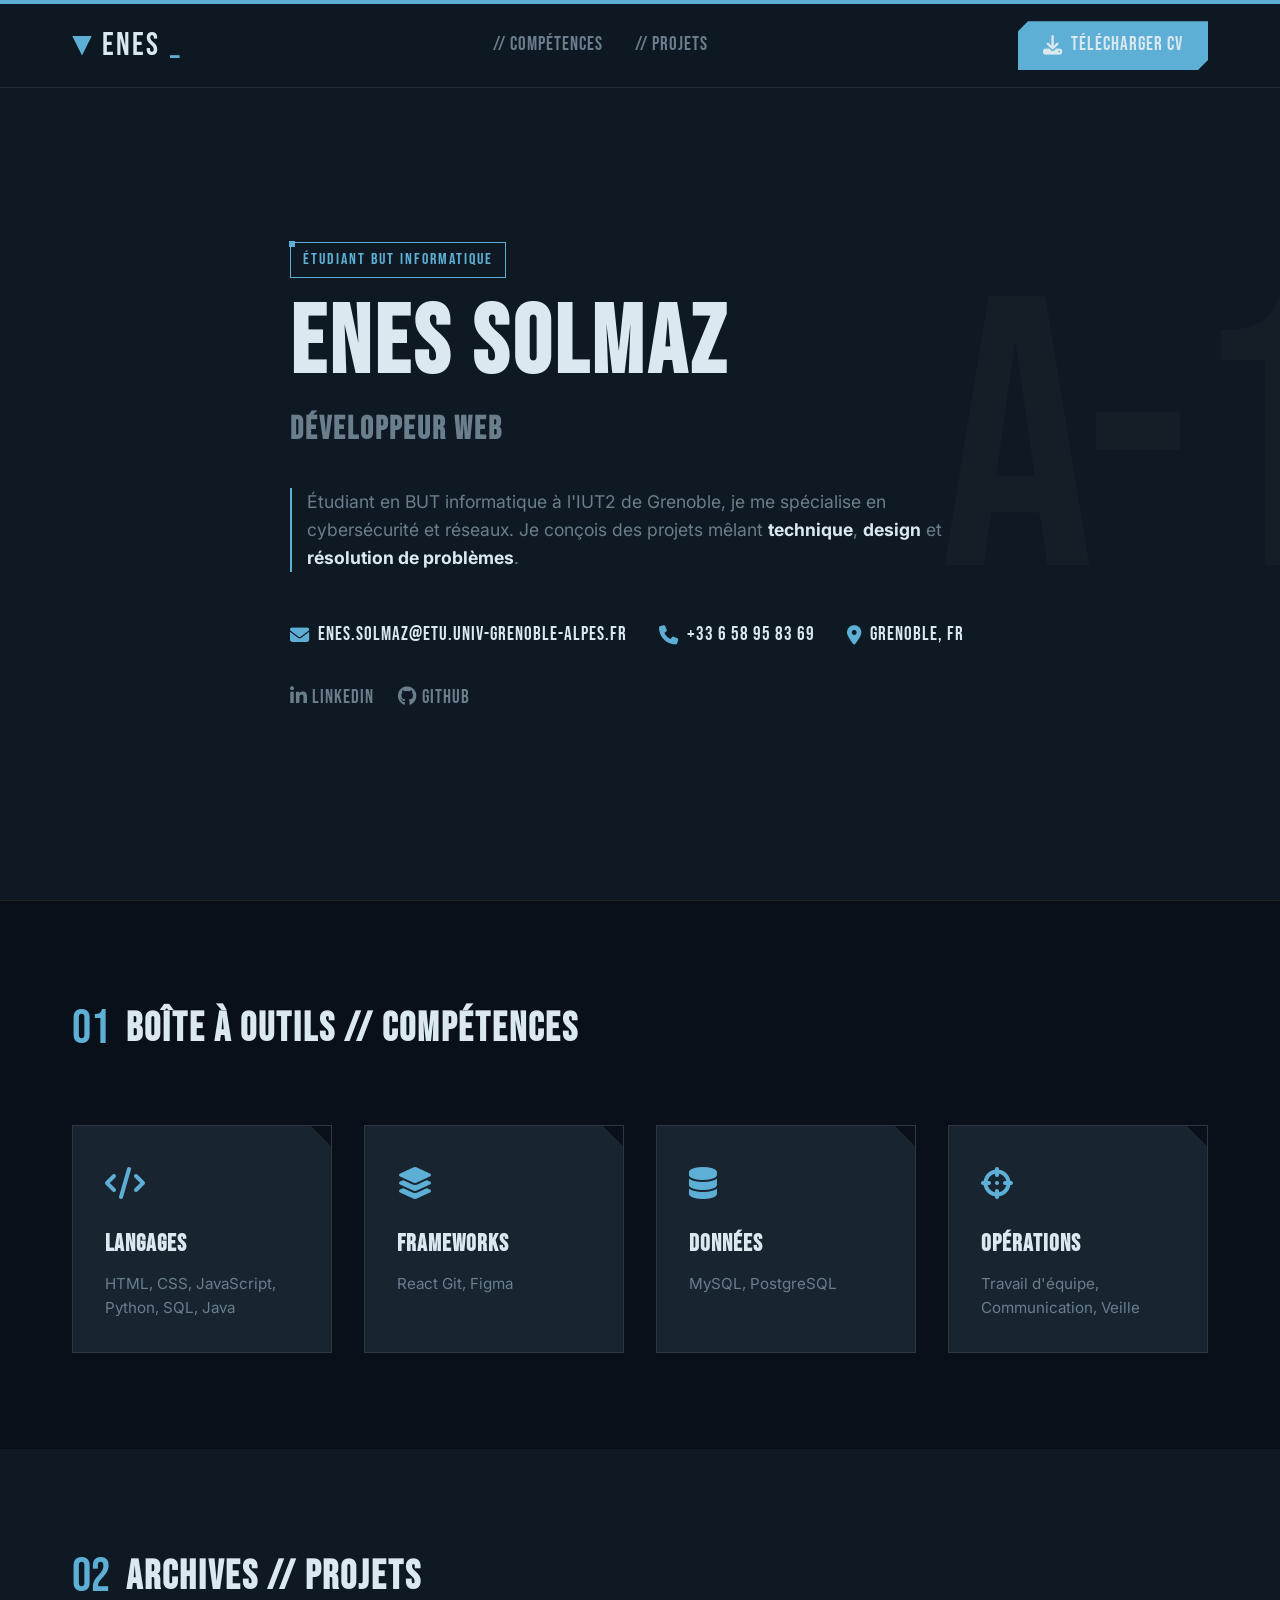
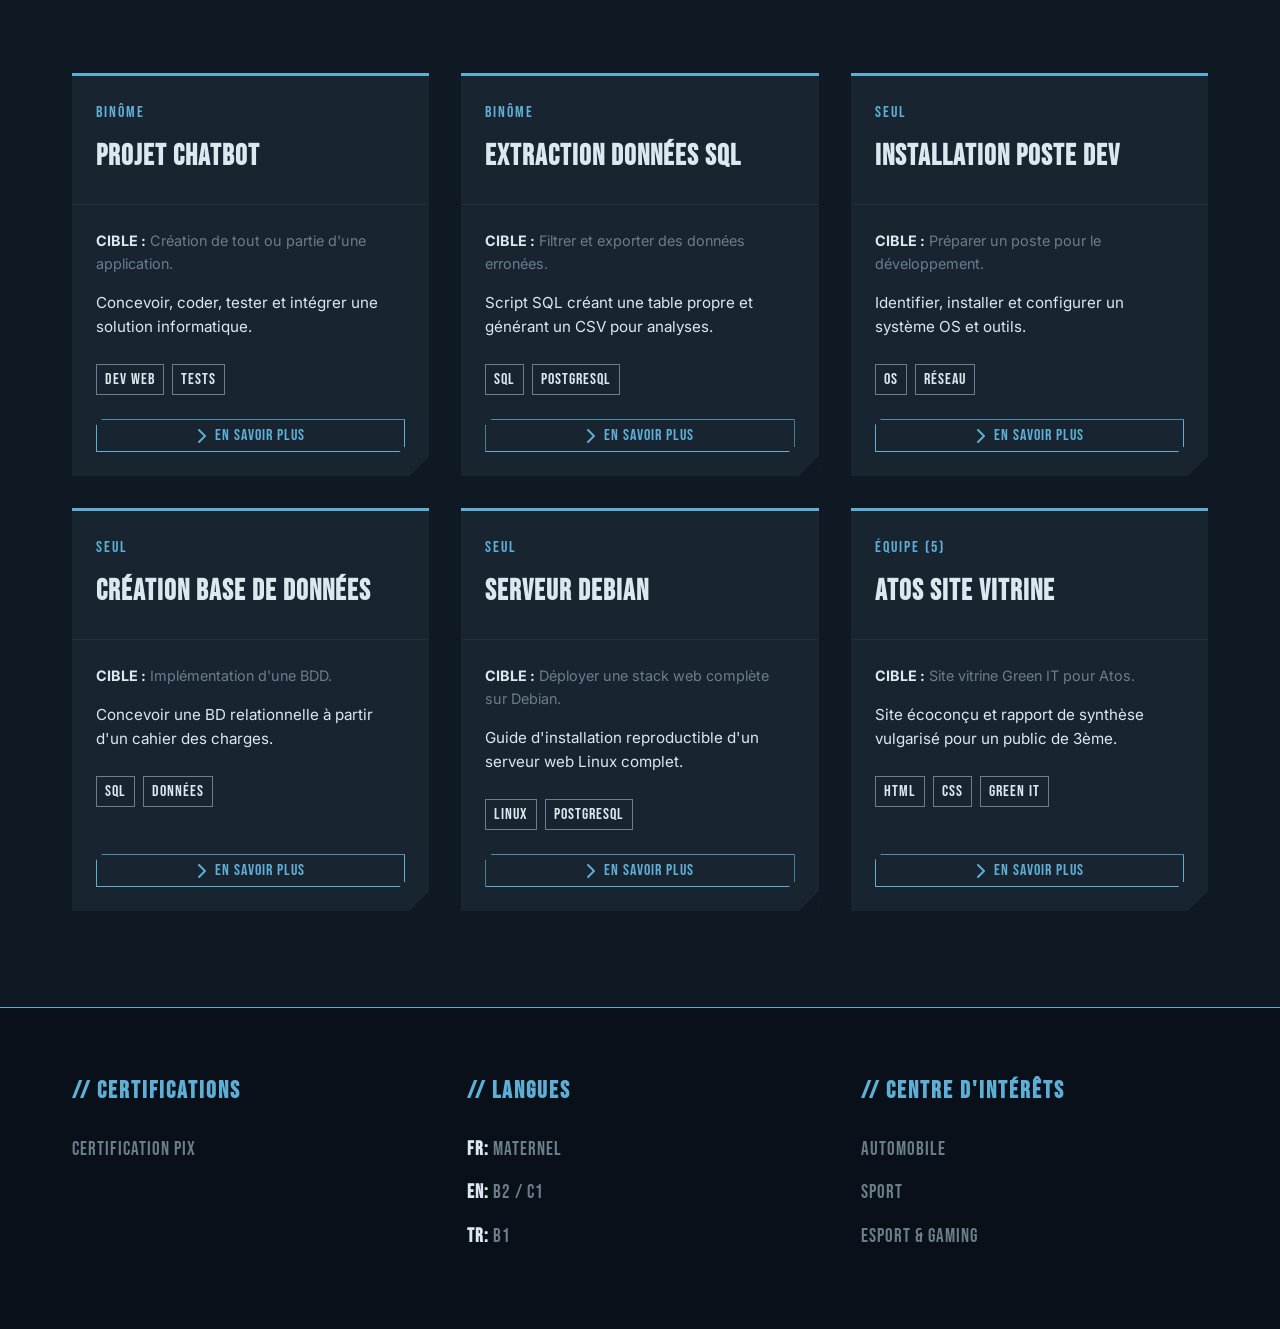
<file: index.html>
<!DOCTYPE html>
<html lang="fr">
<head>
    <meta charset="UTF-8">
    <meta name="viewport" content="width=device-width, initial-scale=1.0">
    <title>Enes Solmaz | Portfolio</title>
    <link rel="stylesheet" href="StyleV2.css">
    <link href="https://fonts.googleapis.com/css2?family=Bebas+Neue&family=Inter:wght@400;500;600&display=swap" rel="stylesheet">
    <link rel="stylesheet" href="https://cdnjs.cloudflare.com/ajax/libs/font-awesome/6.4.0/css/all.min.css">
</head>
<body>

    <!-- DECORATIVE UI ELEMENTS (Style Valorant) -->
    <div class="ui-line-top"></div>
    <div class="ui-line-left"></div>

    <!-- NAVIGATION -->
    <nav class="navbar">
        <div class="nav-container">
            <div class="logo">
                <span class="logo-icon"></span> ENES<span class="text-red">_</span>
            </div>
            <ul class="nav-links">
                <li><a href="#competences">// Compétences</a></li>
                <li><a href="#projets">// Projets</a></li>
            </ul>
            <a href="CV_Enes_Solmaz.pdf" download="CV_Enes_Solmaz.pdf" class="btn-val"><i class="fas fa-download"></i> TÉLÉCHARGER CV</a>
        </div>
    </nav>

    <!-- SECTION HÉRO -->
    <header class="hero" id="accueil">
        <div class="watermark">A-1</div>
        <div class="hero-container">
            <div class="hero-content">
                <div class="badge-val">ÉTUDIANT BUT INFORMATIQUE</div>
                <h1>ENES SOLMAZ</h1>
                <h2 class="roles">DÉVELOPPEUR WEB </h2>
                
                <p class="intro">
                    Étudiant en BUT informatique à l'IUT2 de Grenoble, je me spécialise en cybersécurité et réseaux. 
                    Je conçois des projets mêlant <strong>technique</strong>, <strong>design</strong> et <strong>résolution de problèmes</strong>.
                </p>

                <!-- Contacts -->
                <div class="contact-bar">
                    <a href="mailto:enes.solmaz@etu.univ-grenoble-alpes.fr" class="contact-item">
                        <i class="fas fa-envelope"></i> enes.solmaz@etu.univ-grenoble-alpes.fr
                    </a>
                    <span class="contact-item"><i class="fas fa-phone"></i> +33 6 58 95 83 69</span>
                    <span class="contact-item"><i class="fas fa-map-marker-alt"></i> GRENOBLE, FR</span>
                </div>

                <!-- Réseaux -->
                <div class="social-bar">
                    <a href="https://www.linkedin.com/in/enes-solmaz-956333414/" target="_blank" rel="noopener" class="social-btn"><i class="fab fa-linkedin-in"></i> LINKEDIN</a>
                    <a href="https://github.com/NSaze" target="_blank" rel="noopener" class="social-btn"><i class="fab fa-github"></i> GITHUB</a>
                </div>
            </div>
        </div>
    </header>

    <!-- SECTION COMPÉTENCES -->
    <section id="competences" class="section-dark">
        <div class="container">
            <div class="section-header">
                <span class="section-num">01</span>
                <h3 class="section-title">BOÎTE À OUTILS // COMPÉTENCES</h3>
            </div>
            
            <div class="skills-grid">
                <div class="skill-card">
                    <div class="corner-cut"></div>
                    <div class="icon-box"><i class="fas fa-code"></i></div>
                    <h4>LANGAGES</h4>
                    <p>HTML, CSS, JavaScript, Python, SQL, Java</p>
                </div>
                
                <div class="skill-card">
                    <div class="corner-cut"></div>
                    <div class="icon-box"><i class="fas fa-layer-group"></i></div>
                    <h4>FRAMEWORKS</h4>
                    <p>React Git, Figma</p>
                </div>
                
                <div class="skill-card">
                    <div class="corner-cut"></div>
                    <div class="icon-box"><i class="fas fa-database"></i></div>
                    <h4>DONNÉES</h4>
                    <p>MySQL, PostgreSQL</p>
                </div>
                
                <div class="skill-card">
                    <div class="corner-cut"></div>
                    <div class="icon-box"><i class="fas fa-crosshairs"></i></div>
                    <h4>OPÉRATIONS</h4>
                    <p>Travail d'équipe, Communication, Veille</p>
                </div>
            </div>
        </div>
    </section>

    <!-- SECTION PROJETS (SAÉ) -->
    <section id="projets" class="section-val">
        <div class="container">
            <div class="section-header">
                <span class="section-num">02</span>
                <h3 class="section-title">ARCHIVES // PROJETS
                
                </h3>
            </div>
            
            <div class="projects-grid">
                <!-- SAÉ 1.01 et SAé 1.02-->
                <article class="project-card" onclick="openModal('chatbot')">
                    <div class="project-header">
                        <span class="project-type">BINÔME</span>
                        <h4>PROJET CHATBOT</h4>
                    </div>
                    <div class="project-body">
                        <p class="context"><strong>CIBLE :</strong> Création de tout ou partie d'une application.</p>
                        <p class="desc">Concevoir, coder, tester et intégrer une solution informatique.</p>
                        <div class="tech-tags">
                            <span>DEV WEB</span><span>TESTS</span>
                        </div>
                    </div>
                    <div class="project-footer">
                        <button class="btn-more" onclick="openModal('chatbot'); event.stopPropagation()">
                            <i class="fas fa-chevron-right"></i> EN SAVOIR PLUS
                        </button>
                    </div>
                </article>

                <article class="project-card" onclick="openModal('sql')">
                    <div class="project-header">
                        <span class="project-type">BINÔME</span>
                        <h4>EXTRACTION DONNÉES SQL</h4>
                    </div>
                    <div class="project-body">
                        <p class="context"><strong>CIBLE :</strong> Filtrer et exporter des données erronées.</p>
                        <p class="desc">Script SQL créant une table propre et générant un CSV pour analyses.</p>
                        <div class="tech-tags">
                            <span>SQL</span><span>POSTGRESQL</span>
                        </div>
                    </div>
                    <div class="project-footer">
                        <button class="btn-more" onclick="openModal('sql'); event.stopPropagation()">
                            <i class="fas fa-chevron-right"></i> EN SAVOIR PLUS
                        </button>
                    </div>
                </article>

                <!-- SAÉ 1.03 -->
                <article class="project-card" onclick="openModal('poste')">
                    <div class="project-header">
                        <span class="project-type">SEUL</span>
                        <h4>INSTALLATION POSTE DEV</h4>
                    </div>
                    <div class="project-body">
                        <p class="context"><strong>CIBLE :</strong> Préparer un poste pour le développement.</p>
                        <p class="desc">Identifier, installer et configurer un système OS et outils.</p>
                        <div class="tech-tags">
                            <span>OS</span><span>RÉSEAU</span>
                        </div>
                    </div>
                    <div class="project-footer">
                        <button class="btn-more" onclick="openModal('poste'); event.stopPropagation()">
                            <i class="fas fa-chevron-right"></i> EN SAVOIR PLUS
                        </button>
                    </div>
                </article>

                <!-- SAÉ 1.04 -->
                <article class="project-card" onclick="openModal('bdd')">
                    <div class="project-header">
                        <span class="project-type">SEUL</span>
                        <h4>CRÉATION BASE DE DONNÉES</h4>
                    </div>
                    <div class="project-body">
                        <p class="context"><strong>CIBLE :</strong> Implémentation d'une BDD.</p>
                        <p class="desc">Concevoir une BD relationnelle à partir d'un cahier des charges.</p>
                        <div class="tech-tags">
                            <span>SQL</span><span>DONNÉES</span>
                        </div>
                    </div>
                    <div class="project-footer">
                        <button class="btn-more" onclick="openModal('bdd'); event.stopPropagation()">
                            <i class="fas fa-chevron-right"></i> EN SAVOIR PLUS
                        </button>
                    </div>
                </article>

                <article class="project-card" onclick="openModal('debian')">
                    <div class="project-header">
                        <span class="project-type">SEUL</span>
                        <h4>SERVEUR DEBIAN</h4>
                    </div>
                    <div class="project-body">
                        <p class="context"><strong>CIBLE :</strong> Déployer une stack web complète sur Debian.</p>
                        <p class="desc">Guide d'installation reproductible d'un serveur web Linux complet.</p>
                        <div class="tech-tags">
                            <span>LINUX</span><span>POSTGRESQL</span>
                        </div>
                    </div>
                    <div class="project-footer">
                        <button class="btn-more" onclick="openModal('debian'); event.stopPropagation()">
                            <i class="fas fa-chevron-right"></i> EN SAVOIR PLUS
                        </button>
                    </div>
                </article>

                <!-- ATOS -->
                <article class="project-card" onclick="openModal('atos')">
                    <div class="project-header">
                        <span class="project-type">ÉQUIPE (5)</span>
                        <h4>ATOS SITE VITRINE</h4>
                    </div>
                    <div class="project-body">
                        <p class="context"><strong>CIBLE :</strong> Site vitrine Green IT pour Atos.</p>
                        <p class="desc">Site écoconçu et rapport de synthèse vulgarisé pour un public de 3ème.</p>
                        <div class="tech-tags">
                            <span>HTML</span><span>CSS</span><span>GREEN IT</span>
                        </div>
                    </div>
                    <div class="project-footer">
                        <button class="btn-more" onclick="openModal('atos'); event.stopPropagation()">
                            <i class="fas fa-chevron-right"></i> EN SAVOIR PLUS
                        </button>
                    </div>
                </article>
            </div>
        </div>
    </section>

    <!-- ========== MODALES PROJETS ========== -->

    <!-- Overlay -->
    <div class="modal-overlay" id="modalOverlay" onclick="closeModal()"></div>

    <!-- MODALE : CHATBOT -->
    <div class="modal" id="modal-chatbot">
        <div class="modal-inner">
            <button class="modal-close" onclick="closeModal()"><i class="fas fa-times"></i></button>
            <div class="modal-top">
                <span class="modal-type">BINÔME &nbsp;·&nbsp; SAÉ 1.01 / 1.02</span>
                <h2 class="modal-title">PROJET CHATBOT</h2>
                <div class="modal-tags">
                    <span>DEV WEB</span><span>TESTS</span><span>JAVASCRIPT</span>
                </div>
            </div>

            <!-- 🖼️ ZONE IMAGE — Remplacez le src ci-dessous par votre capture d'écran -->
            <div class="modal-image-wrapper">
                <img src="exemple_utilisation.png" alt="Aperçu du projet Chatbot" class="modal-img" />
                <!-- Supprimez la balise <img> si vous n'avez pas encore d'image -->
            </div>

            <div class="modal-content">
                <div class="modal-section">
                    <h5>// CONTEXTE</h5>
                    <p>Création de tout ou partie d'une application informatique en binôme. L'objectif était de concevoir un chatbot fonctionnel répondant à un cahier des charges précis.</p>
                </div>
                <div class="modal-section">
                    <h5>// CE QUE J'AI FAIT</h5>
                    <p>Conception, codage, tests et intégration d'une solution informatique. Mise en place d'une interface conversationnelle, gestion des entrées utilisateur et réponses automatisées.</p>
                </div>
                <div class="modal-section">
                    <h5>// COMPÉTENCES DÉVELOPPÉES</h5>
                    <ul class="modal-list">
                        <li>Réaliser un développement d'application</li>
                        <li>Optimiser des applications informatiques</li>
                        <li>Collaborer au sein d'une équipe informatique</li>
                    </ul>
                </div>
            </div>
        </div>
    </div>

    <!-- MODALE : EXTRACTION SQL -->
    <div class="modal" id="modal-sql">
        <div class="modal-inner">
            <button class="modal-close" onclick="closeModal()"><i class="fas fa-times"></i></button>
            <div class="modal-top">
                <span class="modal-type">BINÔME &nbsp;·&nbsp; 3 JOURS</span>
                <h2 class="modal-title">EXTRACTION DONNÉES SQL</h2>
                <div class="modal-tags">
                    <span>LINUX</span><span>APACHE</span><span>PHP</span><span>POSTGRESQL</span>
                </div>
            </div>


            <div class="modal-content">
                <div class="modal-section">
                    <h5>// CONTEXTE</h5>
                    <p>Projet réalisé en binôme sur 3 jours. Livrable : un script SQL créant la table filtrée et exportant le CSV.</p>
                </div>
                <div class="modal-section">
                    <h5>// COMPÉTENCES DÉVELOPPÉES</h5>
                    <ul class="modal-list">
                        <li>Écrire des requêtes PostgreSQL complexes pour filtrer des données erronées</li>
                        <li>Créer une table propre à partir de données brutes</li>
                        <li>Générer un CSV exploitable pour analyses statistiques</li>
                    </ul>
                </div>
            </div>
        </div>
    </div>

    <!-- MODALE : POSTE DEV -->
    <div class="modal" id="modal-poste">
        <div class="modal-inner">
            <button class="modal-close" onclick="closeModal()"><i class="fas fa-times"></i></button>
            <div class="modal-top">
                <span class="modal-type">SEUL &nbsp;·&nbsp; SAÉ 1.03</span>
                <h2 class="modal-title">INSTALLATION POSTE DEV</h2>
                <div class="modal-tags">
                    <span>OS</span><span>RÉSEAU</span><span>LINUX</span>
                </div>
            </div>

            <div class="modal-content">
                <div class="modal-section">
                    <h5>// CONTEXTE</h5>
                    <p>Préparation d'un environnement de développement complet depuis zéro : choix du système d'exploitation, configuration réseau et installation des outils nécessaires.</p>
                </div>
                <div class="modal-section">
                    <h5>// CE QUE J'AI FAIT</h5>
                    <p>Identification, installation et configuration d'un système OS et des outils de développement. Mise en réseau et documentation du processus.</p>
                </div>
                <div class="modal-section">
                    <h5>// COMPÉTENCES DÉVELOPPÉES</h5>
                    <ul class="modal-list">
                        <li>Installer et configurer un environnement de travail</li>
                        <li>Administrer un système Linux</li>
                        <li>Documenter une procédure technique</li>
                    </ul>
                </div>
            </div>
        </div>
    </div>

    <!-- MODALE : BDD -->
    <div class="modal" id="modal-bdd">
        <div class="modal-inner">
            <button class="modal-close" onclick="closeModal()"><i class="fas fa-times"></i></button>
            <div class="modal-top">
                <span class="modal-type">SEUL &nbsp;·&nbsp; SAÉ 1.04</span>
                <h2 class="modal-title">CRÉATION BASE DE DONNÉES</h2>
                <div class="modal-tags">
                    <span>SQL</span><span>DONNÉES</span><span>POSTGRESQL</span>
                </div>
            </div>

            <div class="modal-content">
                <div class="modal-section">
                    <h5>// CONTEXTE</h5>
                    <p>Conception et implémentation d'une base de données relationnelle à partir d'un cahier des charges client.</p>
                </div>
                <div class="modal-section">
                    <h5>// CE QUE J'AI FAIT</h5>
                    <p>Modélisation du schéma relationnel (MCD/MLD), création des tables, contraintes d'intégrité, et requêtes SQL pour l'exploitation des données.</p>
                </div>
                <div class="modal-section">
                    <h5>// COMPÉTENCES DÉVELOPPÉES</h5>
                    <ul class="modal-list">
                        <li>Concevoir et modéliser une base de données</li>
                        <li>Écrire des requêtes SQL complexes</li>
                        <li>Garantir l'intégrité des données</li>
                    </ul>
                </div>
            </div>
        </div>
    </div>

    <!-- MODALE : SERVEUR DEBIAN -->
    <div class="modal" id="modal-debian">
        <div class="modal-inner">
            <button class="modal-close" onclick="closeModal()"><i class="fas fa-times"></i></button>
            <div class="modal-top">
                <span class="modal-type">INDIVIDUEL</span>
                <h2 class="modal-title">SERVEUR DEBIAN</h2>
                <div class="modal-tags">
                    <span>POSTGRESQL</span><span>SQL</span><span>LINUX</span>
                </div>
            </div>


            <div class="modal-content">
                <div class="modal-section">
                    <h5>// CONTEXTE</h5>
                    <p>Projet individuel. Le livrable principal était le guide d'installation, pas le serveur lui-même.</p>
                </div>
                <div class="modal-section">
                    <h5>// COMPÉTENCES DÉVELOPPÉES</h5>
                    <ul class="modal-list">
                        <li>Déployer une stack web complète sur Debian</li>
                        <li>Rédiger un guide suffisamment précis pour qu'un tiers puisse reproduire l'installation à l'identique</li>
                    </ul>
                </div>
            </div>
        </div>
    </div>

    <!-- MODALE : ATOS SITE VITRINE -->
    <div class="modal" id="modal-atos">
        <div class="modal-inner">
            <button class="modal-close" onclick="closeModal()"><i class="fas fa-times"></i></button>
            <div class="modal-top">
                <span class="modal-type">ÉQUIPE (5) &nbsp;·&nbsp; 3 SEMAINES</span>
                <h2 class="modal-title">ATOS SITE VITRINE ÉCOLOGIQUE</h2>
                <div class="modal-tags">
                    <span>HTML</span><span>CSS</span><span>GREEN IT</span>
                </div>
            </div>

            <!-- 🖼️ ZONE IMAGE — Remplacez le src ci-dessous par une capture du site -->
            <div class="modal-image-wrapper">
                <img src="homepage.png" alt="Aperçu du site vitrine Atos" class="modal-img" />
            </div>

            <div class="modal-content">
                <div class="modal-section">
                    <h5>// CONTEXTE</h5>
                    <p>Projet d'équipe (5 personnes) mené sur 3 semaines. Responsable du développement, en binôme. Livrables : rapport de synthèse sur Atos adapté à un public de 3ème, et le site hébergé.</p>
                </div>
                <div class="modal-section">
                    <h5>// COMPÉTENCES DÉVELOPPÉES</h5>
                    <ul class="modal-list">
                        <li>Développer un site HTML/CSS sobre (images légères, code minimal)</li>
                        <li>Appliquer les principes du Green IT</li>
                        <li>Synthétiser des informations d'entreprise pour un public non technique</li>
                    </ul>
                </div>
                <div class="modal-section">
                    <h5>// RESSOURCES</h5>
                    <ul class="modal-list">
                        <li><a href="https://atos.buzz" target="_blank" class="modal-link">Homepage — atos.buzz <i class="fas fa-external-link-alt"></i></a></li>
                        <li><a href="https://atos.buzz/clients" target="_blank" class="modal-link">Page clients — atos.buzz <i class="fas fa-external-link-alt"></i></a></li>
                        <li>Archive du site web hébergé</li>
                    </ul>
                </div>
            </div>
        </div>
    </div>

    <script>
        function openModal(id) {
            document.getElementById('modalOverlay').classList.add('active');
            document.getElementById('modal-' + id).classList.add('active');
            document.body.style.overflow = 'hidden';
        }
        function closeModal() {
            document.querySelectorAll('.modal.active').forEach(m => m.classList.remove('active'));
            document.getElementById('modalOverlay').classList.remove('active');
            document.body.style.overflow = '';
        }
        document.addEventListener('keydown', e => { if (e.key === 'Escape') closeModal(); });

        // Affiche un placeholder si l'image n'existe pas encore
        document.querySelectorAll('.modal-img').forEach(img => {
            img.addEventListener('error', function() {
                const wrapper = this.parentElement;
                this.style.display = 'none';
                wrapper.innerHTML = `
                    <div class="modal-image-placeholder">
                        <i class="fas fa-image"></i>
                        <span>// IMAGE À AJOUTER</span>
                        <small style="font-family:var(--font-body);font-size:0.8rem;opacity:0.6;">Remplacez le src de la balise &lt;img&gt; dans le HTML</small>
                    </div>`;
            });
        });
    </script>

    <!-- FOOTER -->
    <footer>
        <div class="container footer-grid">
            <div class="footer-col">
                <h5>// CERTIFICATIONS</h5>
                <ul>
                    <li>Certification PIX</li>
                </ul>
            </div>
            <div class="footer-col">
                <h5>// LANGUES</h5>
                <ul>
                    <li><strong>FR:</strong> MATERNEL</li>
                    <li><strong>EN:</strong> B2 / C1</li>
                    <li><strong>TR:</strong> B1</li>
                </ul>
            </div>
            <div class="footer-col">
                <h5>// CENTRE D'INTÉRÊTS</h5>
                <ul>
                    <li>Automobile</li>
                    <li>SPORT</li>
                    <li>ESPORT & GAMING</li>
                </ul>
            </div>
        </div>
    </footer>

</body>
</html>
</file>
<file: StyleV2.css>
:root {
    --val-red: #5eafd6;        /* Bleu glacé */
    --val-dark: #0f1923;       /* Bleu/Gris nuit profond (fond principal) */
    --val-darker: #0a1019;     /* Noir bleuté */
    --val-light: #dce8f0;      /* Blanc cassé froid */
    --val-grey: #6a7e8c;       /* Gris bleuté pour le texte secondaire */
    
    --font-heading: 'Bebas Neue', sans-serif;
    --font-body: 'Inter', sans-serif;
}

* {
    margin: 0;
    padding: 0;
    box-sizing: border-box;
}

html {
    scroll-behavior: smooth;
}

body {
    font-family: var(--font-body);
    background-color: var(--val-dark);
    color: var(--val-light);
    line-height: 1.6;
    overflow-x: hidden;
}

/* Éléments UI décoratifs */
.ui-line-top {
    position: fixed;
    top: 0; left: 0; width: 100%; height: 4px;
    background-color: var(--val-red);
    z-index: 2000;
}

.container {
    max-width: 1200px;
    margin: 0 auto;
    padding: 0 2rem;
    position: relative;
}

/* --- NAVIGATION --- */
.navbar {
    position: fixed;
    top: 4px;
    width: 100%;
    background: rgba(15, 25, 35, 0.95);
    border-bottom: 1px solid rgba(236, 232, 225, 0.1);
    z-index: 1000;
}

.nav-container {
    max-width: 1200px;
    margin: 0 auto;
    padding: 1rem 2rem;
    display: flex;
    justify-content: space-between;
    align-items: center;
}

.logo {
    font-family: var(--font-heading);
    font-size: 2rem;
    letter-spacing: 2px;
    display: flex;
    align-items: center;
    gap: 10px;
}

.logo-icon {
    width: 20px;
    height: 20px;
    background-color: var(--val-red);
    clip-path: polygon(0 0, 100% 0, 50% 100%);
}

.text-red { color: var(--val-red); }

.nav-links {
    display: flex;
    list-style: none;
    gap: 2rem;
}

.nav-links a {
    text-decoration: none;
    color: var(--val-grey);
    font-family: var(--font-heading);
    font-size: 1.2rem;
    letter-spacing: 1px;
    transition: color 0.2s;
}

.nav-links a:hover {
    color: var(--val-light);
}

/* Bouton style Valorant avec coins coupés */
.btn-val {
    background-color: var(--val-red);
    color: var(--val-light);
    font-family: var(--font-heading);
    font-size: 1.2rem;
    letter-spacing: 1px;
    text-decoration: none;
    padding: 8px 24px;
    /* Effet "Cut corner" (Coin biseauté) */
    clip-path: polygon(10px 0, 100% 0, 100% calc(100% - 10px), calc(100% - 10px) 100%, 0 100%, 0 10px);
    display: flex;
    align-items: center;
    gap: 0.5rem;
    transition: 0.3s ease;
    border: 1px solid transparent;
}

.btn-val:hover {
    background-color: var(--val-light);
    color: var(--val-dark);
}

/* --- HERO SECTION --- */
.hero {
    height: 100vh;
    min-height: 750px;
    display: flex;
    align-items: center;
    position: relative;
    padding-top: 60px;
    overflow: hidden;
}

.watermark {
    position: absolute;
    top: 50%;
    right: -5%;
    transform: translateY(-50%);
    font-family: var(--font-heading);
    font-size: 30vw;
    color: rgba(255, 255, 255, 0.02);
    pointer-events: none;
    line-height: 1;
}

.hero-container {
    max-width: 1000px;
    margin: 0 auto;
    padding: 0 2rem;
    position: relative;
    z-index: 10;
}

.badge-val {
    display: inline-block;
    border: 1px solid var(--val-red);
    color: var(--val-red);
    padding: 4px 12px;
    font-family: var(--font-heading);
    letter-spacing: 2px;
    margin-bottom: 1.5rem;
    position: relative;
}

/* Petit carré décoratif sur le badge */
.badge-val::before {
    content: '';
    position: absolute;
    top: -2px; left: -2px;
    width: 6px; height: 6px;
    background: var(--val-red);
}

.hero h1 {
    font-family: var(--font-heading);
    font-size: clamp(4rem, 8vw, 6rem);
    line-height: 0.9;
    letter-spacing: 4px;
    margin-bottom: 1rem;
    color: var(--val-light);
}

.roles {
    font-family: var(--font-heading);
    font-size: clamp(1.5rem, 3vw, 2rem);
    color: var(--val-grey);
    letter-spacing: 2px;
    margin-bottom: 2rem;
}

.slash {
    color: var(--val-red);
    margin: 0 10px;
}

.intro {
    font-size: 1.1rem;
    color: var(--val-grey);
    max-width: 700px;
    margin-bottom: 3rem;
    border-left: 2px solid var(--val-red);
    padding-left: 15px;
}

.intro strong {
    color: var(--val-light);
}

.contact-bar {
    display: flex;
    flex-wrap: wrap;
    gap: 2rem;
    margin-bottom: 2rem;
    font-family: var(--font-heading);
    font-size: 1.2rem;
    letter-spacing: 1px;
}

.contact-item {
    display: flex;
    align-items: center;
    gap: 0.5rem;
    color: var(--val-light);
    text-decoration: none;
}

.contact-item i {
    color: var(--val-red);
}

.social-bar {
    display: flex;
    gap: 1.5rem;
}

.social-btn {
    font-family: var(--font-heading);
    font-size: 1.2rem;
    letter-spacing: 1px;
    color: var(--val-grey);
    text-decoration: none;
    border-bottom: 2px solid transparent;
    padding-bottom: 2px;
    transition: 0.3s;
}

.social-btn:hover {
    color: var(--val-light);
    border-color: var(--val-red);
}

/* --- SECTIONS GLOBALES --- */
.section-dark { background-color: var(--val-darker); padding: 6rem 0; border-top: 1px solid #222; }
.section-val { background-color: var(--val-dark); padding: 6rem 0; }

.section-header {
    display: flex;
    align-items: center;
    gap: 1rem;
    margin-bottom: 4rem;
}

.section-num {
    font-family: var(--font-heading);
    font-size: 3rem;
    color: var(--val-red);
    line-height: 1;
}

.section-title {
    font-family: var(--font-heading);
    font-size: 2.5rem;
    letter-spacing: 2px;
    color: var(--val-light);
}

/* --- COMPÉTENCES --- */
.skills-grid {
    display: grid;
    grid-template-columns: repeat(auto-fit, minmax(250px, 1fr));
    gap: 2rem;
}

.skill-card {
    background: #182430;
    padding: 2rem;
    position: relative;
    border: 1px solid rgba(236, 232, 225, 0.1);
    transition: 0.3s;
}

.skill-card:hover {
    border-color: var(--val-red);
    transform: translateY(-5px);
}

.corner-cut {
    position: absolute;
    top: 0; right: 0;
    width: 20px; height: 20px;
    background: var(--val-darker);
    clip-path: polygon(100% 0, 0 0, 100% 100%);
}

.icon-box {
    color: var(--val-red);
    font-size: 2rem;
    margin-bottom: 1rem;
}

.skill-card h4 {
    font-family: var(--font-heading);
    font-size: 1.5rem;
    letter-spacing: 1px;
    margin-bottom: 0.5rem;
}

.skill-card p {
    color: var(--val-grey);
    font-size: 0.95rem;
}

/* --- PROJETS (SAÉ) --- */
.projects-grid {
    display: grid;
    grid-template-columns: repeat(auto-fit, minmax(300px, 1fr));
    gap: 2rem;
}

.project-card {
    background: #182430;
    border-top: 3px solid var(--val-red);
    display: flex;
    flex-direction: column;
    position: relative;
    transition: 0.3s;
}

.project-card::after {
    content: '';
    position: absolute;
    bottom: 0; right: 0;
    width: 20px; height: 20px;
    background: var(--val-dark);
    clip-path: polygon(100% 0, 0 100%, 100% 100%);
}

.project-card:hover {
    background: #1e2d3d;
}

.project-header {
    padding: 1.5rem;
    border-bottom: 1px solid rgba(255,255,255,0.05);
}

.project-type {
    font-family: var(--font-heading);
    font-size: 1rem;
    letter-spacing: 2px;
    color: var(--val-red);
    display: block;
    margin-bottom: 0.5rem;
}

.project-header h4 {
    font-family: var(--font-heading);
    font-size: 1.8rem;
    letter-spacing: 1px;
}

.project-body {
    padding: 1.5rem;
    flex-grow: 1;
}

.context {
    font-size: 0.9rem;
    color: var(--val-grey);
    margin-bottom: 1rem;
}

.context strong {
    color: var(--val-light);
}

.desc {
    margin-bottom: 1.5rem;
    font-size: 0.95rem;
}

.tech-tags {
    display: flex;
    flex-wrap: wrap;
    gap: 0.5rem;
}

.tech-tags span {
    background-color: transparent;
    border: 1px solid var(--val-grey);
    padding: 2px 8px;
    font-family: var(--font-heading);
    letter-spacing: 1px;
    font-size: 1rem;
    color: var(--val-light);
}

/* --- FOOTER --- */
footer {
    background-color: var(--val-darker);
    border-top: 1px solid var(--val-red);
    padding: 4rem 0;
}

.footer-grid {
    display: grid;
    grid-template-columns: repeat(auto-fit, minmax(200px, 1fr));
    gap: 3rem;
}

.footer-col h5 {
    font-family: var(--font-heading);
    font-size: 1.5rem;
    letter-spacing: 2px;
    margin-bottom: 1.5rem;
    color: var(--val-red);
}

.footer-col ul {
    list-style: none;
}

.footer-col ul li {
    color: var(--val-grey);
    margin-bottom: 0.8rem;
    font-size: 0.95rem;
    font-family: var(--font-heading);
    letter-spacing: 1px;
    font-size: 1.2rem;
}

.footer-col ul li strong {
    color: var(--val-light);
}

/* --- RESPONSIVE --- */
@media (max-width: 768px) {
    .nav-links { display: none; }
    .hero { height: auto; padding: 120px 0 60px; }
    .hero h1 { font-size: 3.5rem; }
}

/* --- BOUTON EN SAVOIR PLUS --- */
.project-card {
    cursor: pointer;
}

.project-footer {
    padding: 0 1.5rem 1.5rem;
    margin-top: auto;
}

.btn-more {
    background: transparent;
    border: 1px solid var(--val-red);
    color: var(--val-red);
    font-family: var(--font-heading);
    font-size: 1rem;
    letter-spacing: 1px;
    padding: 6px 16px;
    cursor: pointer;
    display: flex;
    align-items: center;
    gap: 0.5rem;
    transition: 0.2s ease;
    clip-path: polygon(6px 0, 100% 0, 100% calc(100% - 6px), calc(100% - 6px) 100%, 0 100%, 0 6px);
    width: 100%;
    justify-content: center;
}

.btn-more:hover {
    background: var(--val-red);
    color: var(--val-light);
}

.project-card:hover .btn-more {
    background: var(--val-red);
    color: var(--val-light);
}

/* --- OVERLAY --- */
.modal-overlay {
    display: none;
    position: fixed;
    inset: 0;
    background: rgba(10, 14, 20, 0.85);
    z-index: 2000;
    backdrop-filter: blur(4px);
}

.modal-overlay.active {
    display: block;
}

/* --- MODALE --- */
.modal {
    display: none;
    position: fixed;
    top: 50%;
    left: 50%;
    transform: translate(-50%, -50%);
    z-index: 2100;
    width: 90%;
    max-width: 700px;
    max-height: 85vh;
    overflow-y: auto;
    background: var(--val-darker);
    border: 1px solid rgba(255, 70, 85, 0.4);
    border-top: 3px solid var(--val-red);
}

.modal.active {
    display: block;
    animation: modalIn 0.25s ease;
}

@keyframes modalIn {
    from { opacity: 0; transform: translate(-50%, -48%); }
    to   { opacity: 1; transform: translate(-50%, -50%); }
}

.modal-inner {
    padding: 2rem;
    position: relative;
}

.modal-close {
    position: absolute;
    top: 1rem;
    right: 1rem;
    background: transparent;
    border: 1px solid rgba(255,255,255,0.15);
    color: var(--val-grey);
    width: 34px;
    height: 34px;
    cursor: pointer;
    font-size: 1rem;
    display: flex;
    align-items: center;
    justify-content: center;
    transition: 0.2s;
}

.modal-close:hover {
    border-color: var(--val-red);
    color: var(--val-red);
}

.modal-top {
    margin-bottom: 1.5rem;
    padding-right: 2.5rem;
}

.modal-type {
    font-family: var(--font-heading);
    font-size: 1rem;
    letter-spacing: 2px;
    color: var(--val-red);
    display: block;
    margin-bottom: 0.4rem;
}

.modal-title {
    font-family: var(--font-heading);
    font-size: clamp(1.8rem, 4vw, 2.5rem);
    letter-spacing: 2px;
    color: var(--val-light);
    margin-bottom: 1rem;
}

.modal-tags {
    display: flex;
    flex-wrap: wrap;
    gap: 0.5rem;
}

.modal-tags span {
    background-color: transparent;
    border: 1px solid var(--val-grey);
    padding: 2px 10px;
    font-family: var(--font-heading);
    letter-spacing: 1px;
    font-size: 0.95rem;
    color: var(--val-light);
}

/* --- ZONE IMAGE --- */
.modal-image-wrapper {
    width: 100%;
    margin-bottom: 1.5rem;
    border: 1px solid rgba(255,255,255,0.08);
    background: #182430;
    min-height: 180px;
    display: flex;
    align-items: center;
    justify-content: center;
    overflow: hidden;
    position: relative;
}

.modal-img {
    width: 100%;
    height: auto;
    max-height: 320px;
    object-fit: cover;
    display: block;
}

/* Si l'image est absente ou cassée, afficher un placeholder */
.modal-img[src=""] , .modal-img:not([src]) {
    display: none;
}

.modal-image-wrapper:has(.modal-img[src$=".png"]:not([src^="VOTRE"])) {
    min-height: auto;
}

/* Placeholder visuel quand l'image source est encore "VOTRE_IMAGE_..." */
.modal-image-placeholder {
    display: flex;
    flex-direction: column;
    align-items: center;
    gap: 0.5rem;
    color: var(--val-grey);
    font-family: var(--font-heading);
    letter-spacing: 1px;
    font-size: 1rem;
    padding: 2rem;
}

.modal-image-placeholder i {
    font-size: 2rem;
    color: rgba(255,70,85,0.4);
}

/* --- CONTENU MODALE --- */
.modal-content {
    display: flex;
    flex-direction: column;
    gap: 1.5rem;
}

.modal-section h5 {
    font-family: var(--font-heading);
    font-size: 1.2rem;
    letter-spacing: 2px;
    color: var(--val-red);
    margin-bottom: 0.6rem;
}

.modal-section p {
    color: var(--val-grey);
    font-size: 0.95rem;
    line-height: 1.7;
}

.modal-list {
    list-style: none;
    display: flex;
    flex-direction: column;
    gap: 0.4rem;
}

.modal-list li {
    color: var(--val-grey);
    font-size: 0.95rem;
    padding-left: 1rem;
    position: relative;
}

.modal-list li::before {
    content: '›';
    position: absolute;
    left: 0;
    color: var(--val-red);
    font-weight: bold;
}

.modal-link {
    color: var(--val-grey);
    text-decoration: none;
    transition: color 0.2s;
}

.modal-link:hover {
    color: var(--val-red);
}
</file>
